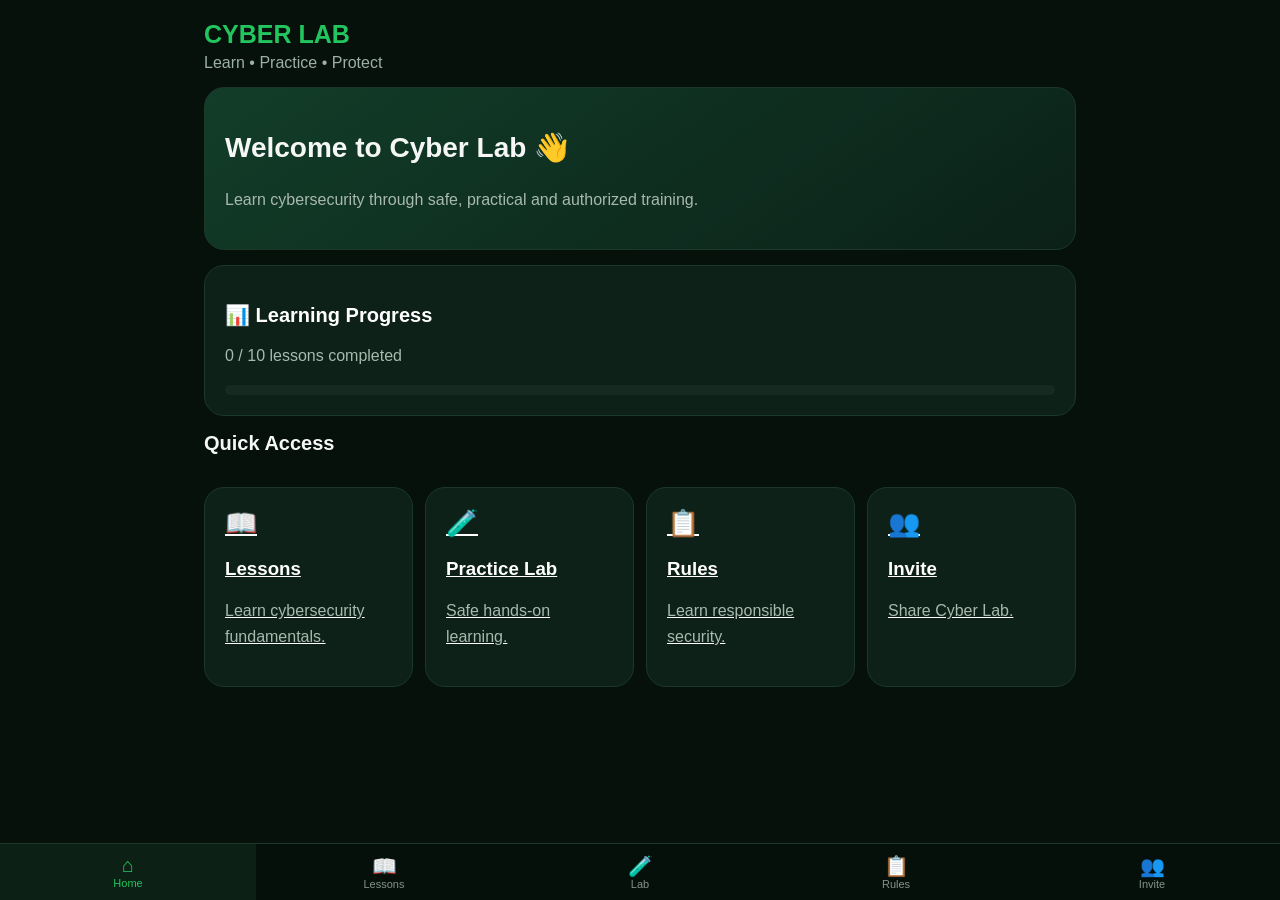
<file: index.html>
<!doctype html>
<html lang="en"><head><meta charset="utf-8"><meta name="viewport" content="width=device-width,initial-scale=1">
<title>Cyber Lab - Home</title><link rel="stylesheet" href="./style.css"></head>
<body><main class="wrap"><div class="brand">CYBER LAB</div><div class="sub">Learn • Practice • Protect</div>
<section class="hero"><h1>Welcome to Cyber Lab 👋</h1><p>Learn cybersecurity through safe, practical and authorized training.</p></section>
<section class="card"><h2>📊 Learning Progress</h2><p id="progressText">0 / 10 lessons completed</p><div class="progress"><div id="progress" class="fill"></div></div></section>
<section><h2>Quick Access</h2><div class="grid">
<a class="card" href="./lessons.html"><div class="icon">📖</div><h3>Lessons</h3><p>Learn cybersecurity fundamentals.</p></a>
<a class="card" href="./lab.html"><div class="icon">🧪</div><h3>Practice Lab</h3><p>Safe hands-on learning.</p></a>
<a class="card" href="./rules.html"><div class="icon">📋</div><h3>Rules</h3><p>Learn responsible security.</p></a>
<a class="card" href="./invite.html"><div class="icon">👥</div><h3>Invite</h3><p>Share Cyber Lab.</p></a>
</div></section>
<script>
(function(){let n=0;for(let i=1;i<=10;i++)if(localStorage.getItem("lesson"+i)==="done")n++;document.getElementById("progress").style.width=(n*10)+"%";document.getElementById("progressText").textContent=n+" / 10 lessons completed";})();
</script></main><nav class="nav"><a href="./index.html" class="active"><b>⌂</b>Home</a><a href="./lessons.html" class=""><b>📖</b>Lessons</a><a href="./lab.html" class=""><b>🧪</b>Lab</a><a href="./rules.html" class=""><b>📋</b>Rules</a><a href="./invite.html" class=""><b>👥</b>Invite</a></nav></body></html>
</file>
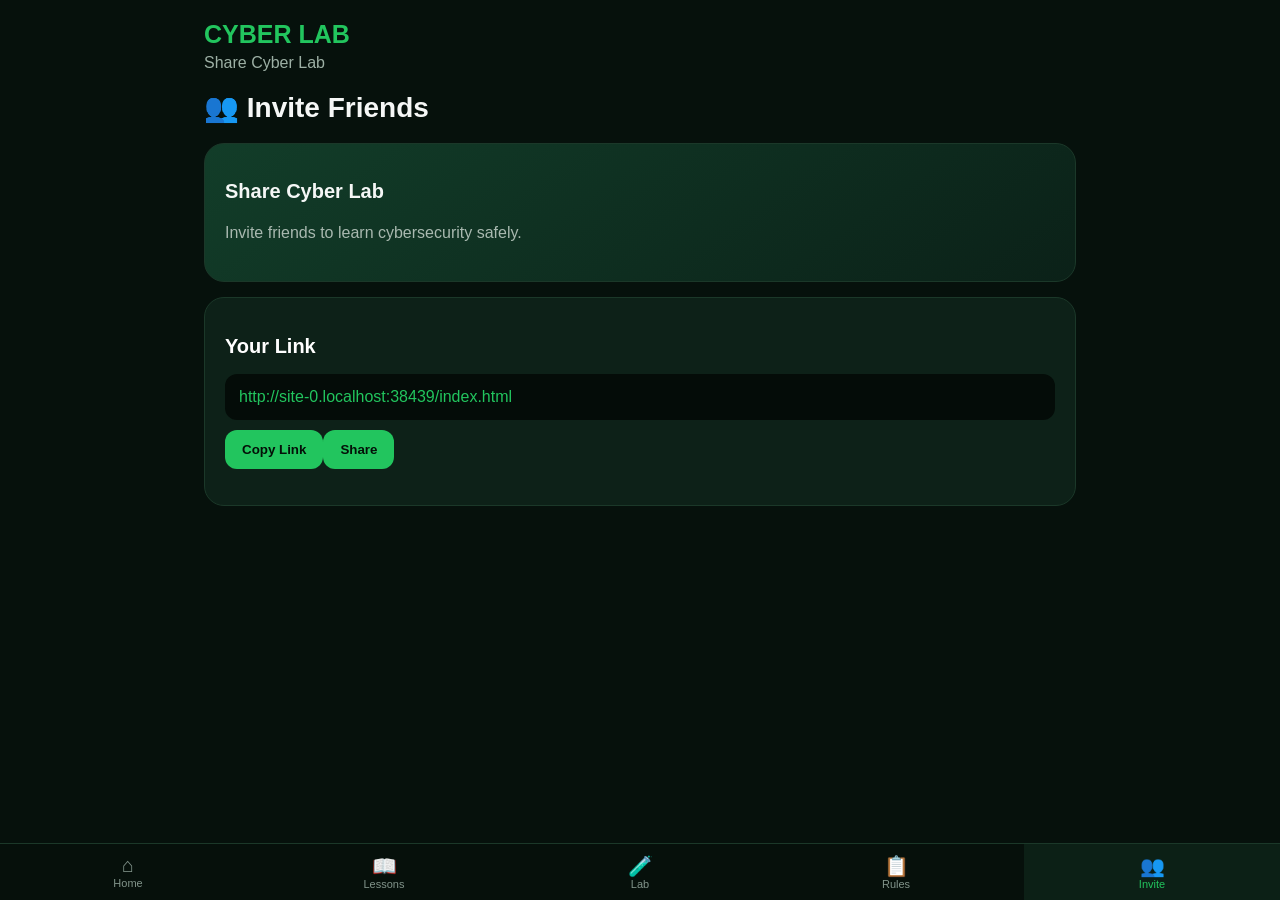
<file: invite.html>
<!doctype html>
<html lang="en"><head><meta charset="utf-8"><meta name="viewport" content="width=device-width,initial-scale=1">
<title>Cyber Lab - Invite</title><link rel="stylesheet" href="./style.css"></head>
<body><main class="wrap"><div class="brand">CYBER LAB</div><div class="sub">Share Cyber Lab</div>
<h1>👥 Invite Friends</h1>
<div class="hero"><h2>Share Cyber Lab</h2><p>Invite friends to learn cybersecurity safely.</p></div>
<div class="card"><h2>Your Link</h2><div id="link" class="linkbox"></div><button class="btn" onclick="copyLink()">Copy Link</button><button class="btn" onclick="shareLink()">Share</button><p id="msg"></p></div>
<script>
const link=location.origin+"/index.html";document.getElementById("link").textContent=link;
async function copyLink(){try{await navigator.clipboard.writeText(link);document.getElementById("msg").textContent="Link copied ✓"}catch(e){document.getElementById("msg").textContent="Copy unavailable in this browser."}}
async function shareLink(){if(navigator.share){try{await navigator.share({title:"Cyber Lab",text:"Learn cybersecurity safely with Cyber Lab.",url:link})}catch(e){}}else copyLink()}
</script></main><nav class="nav"><a href="./index.html" class=""><b>⌂</b>Home</a><a href="./lessons.html" class=""><b>📖</b>Lessons</a><a href="./lab.html" class=""><b>🧪</b>Lab</a><a href="./rules.html" class=""><b>📋</b>Rules</a><a href="./invite.html" class="active"><b>👥</b>Invite</a></nav></body></html>
</file>
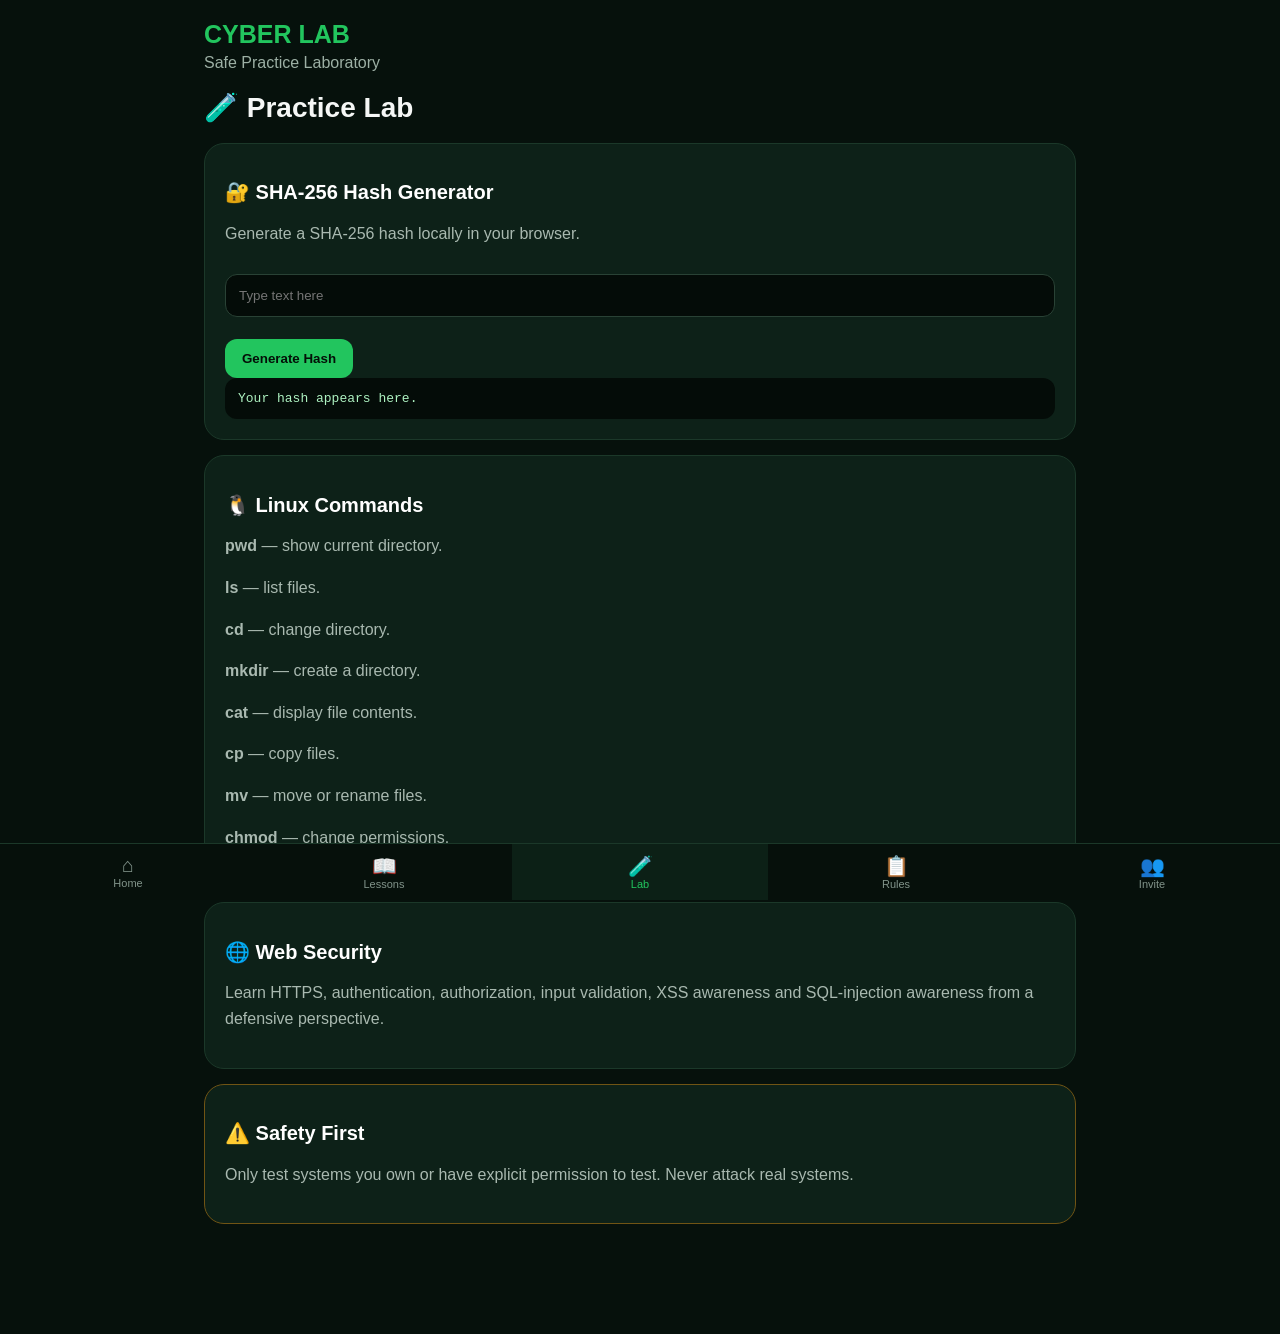
<file: lab.html>
<!doctype html>
<html lang="en"><head><meta charset="utf-8"><meta name="viewport" content="width=device-width,initial-scale=1">
<title>Cyber Lab - Practice Lab</title><link rel="stylesheet" href="./style.css"></head>
<body><main class="wrap"><div class="brand">CYBER LAB</div><div class="sub">Safe Practice Laboratory</div>
<h1>🧪 Practice Lab</h1>
<div class="card"><h2>🔐 SHA-256 Hash Generator</h2><p>Generate a SHA-256 hash locally in your browser.</p><input id="text" class="input" placeholder="Type text here"><button class="btn" onclick="hashText()">Generate Hash</button><div id="out" class="output">Your hash appears here.</div></div>
<div class="card"><h2>🐧 Linux Commands</h2><p><b>pwd</b> — show current directory.</p><p><b>ls</b> — list files.</p><p><b>cd</b> — change directory.</p><p><b>mkdir</b> — create a directory.</p><p><b>cat</b> — display file contents.</p><p><b>cp</b> — copy files.</p><p><b>mv</b> — move or rename files.</p><p><b>chmod</b> — change permissions.</p></div>
<div class="card"><h2>🌐 Web Security</h2><p>Learn HTTPS, authentication, authorization, input validation, XSS awareness and SQL-injection awareness from a defensive perspective.</p></div>
<div class="card warning"><h2>⚠️ Safety First</h2><p>Only test systems you own or have explicit permission to test. Never attack real systems.</p></div>
<script>
async function hashText(){let t=document.getElementById("text").value;let h=await crypto.subtle.digest("SHA-256",new TextEncoder().encode(t));document.getElementById("out").textContent=Array.from(new Uint8Array(h)).map(x=>x.toString(16).padStart(2,"0")).join("")}
</script></main><nav class="nav"><a href="./index.html" class=""><b>⌂</b>Home</a><a href="./lessons.html" class=""><b>📖</b>Lessons</a><a href="./lab.html" class="active"><b>🧪</b>Lab</a><a href="./rules.html" class=""><b>📋</b>Rules</a><a href="./invite.html" class=""><b>👥</b>Invite</a></nav></body></html>
</file>
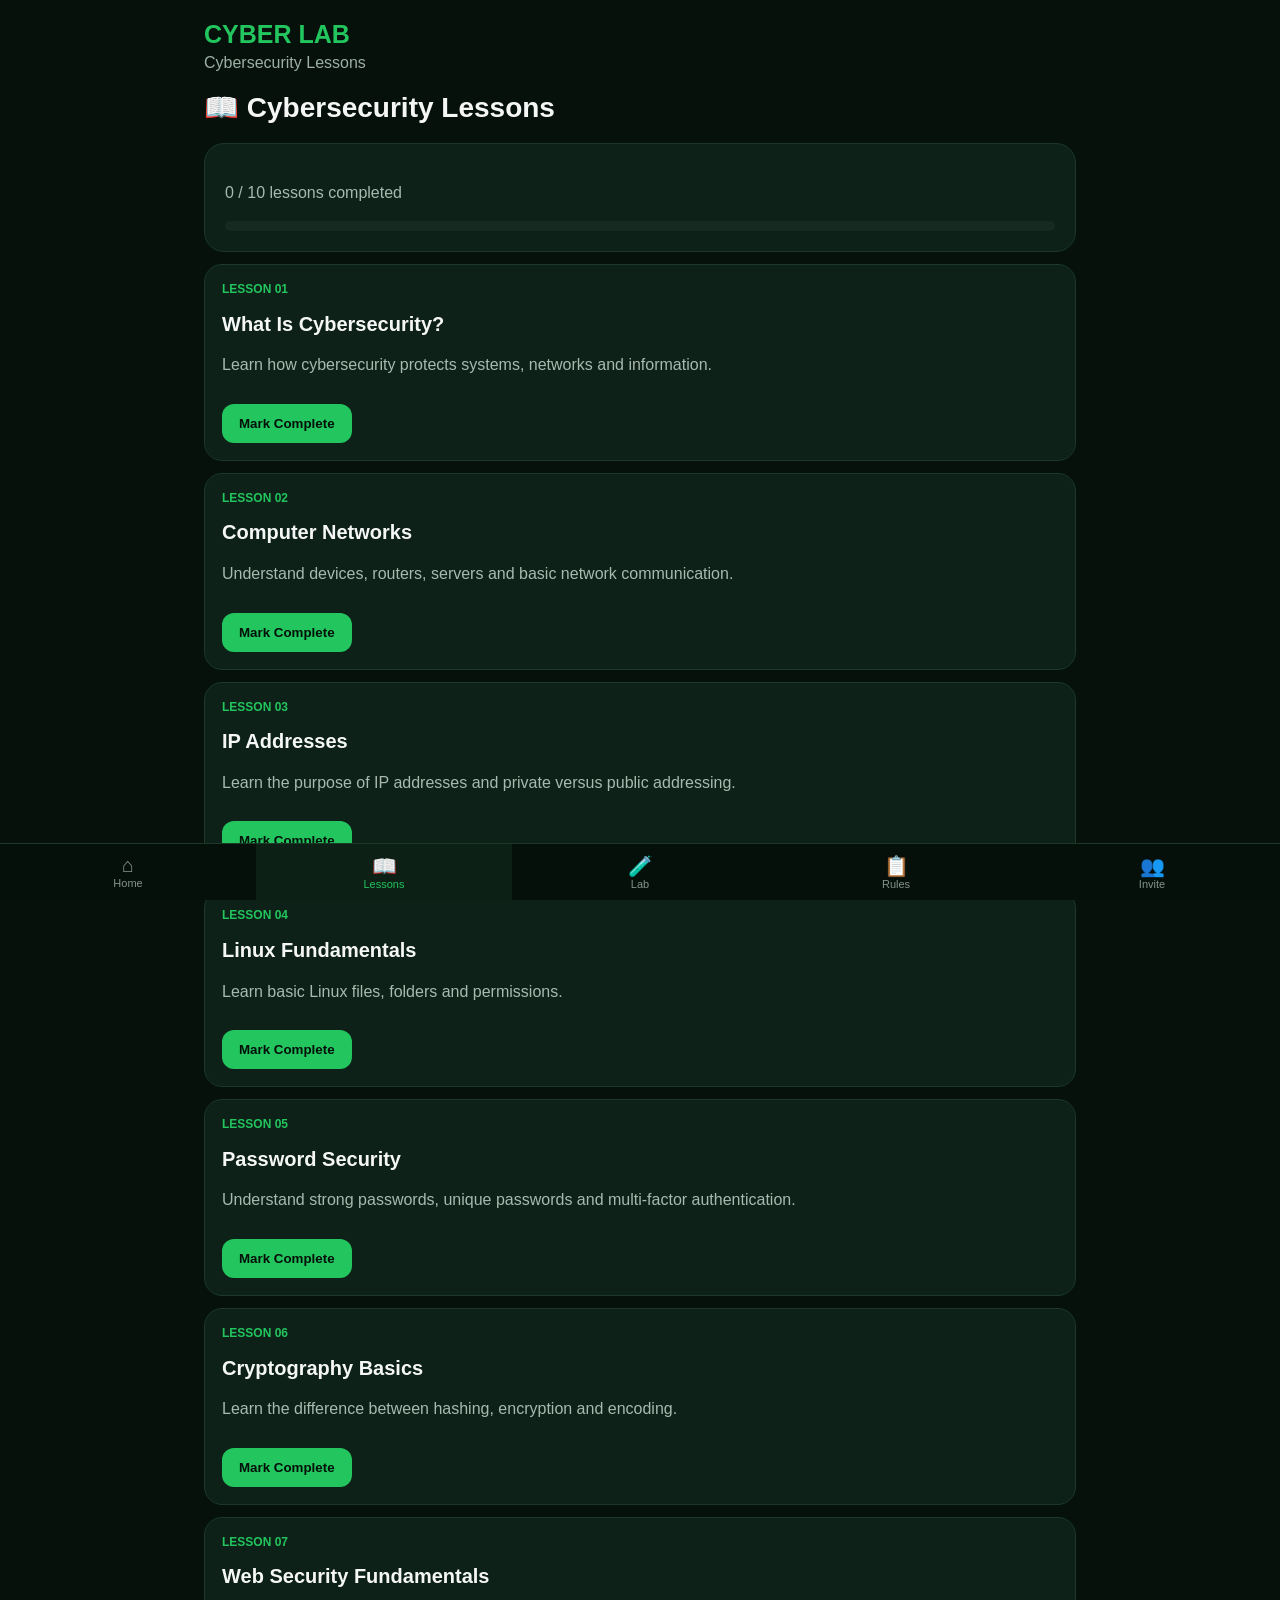
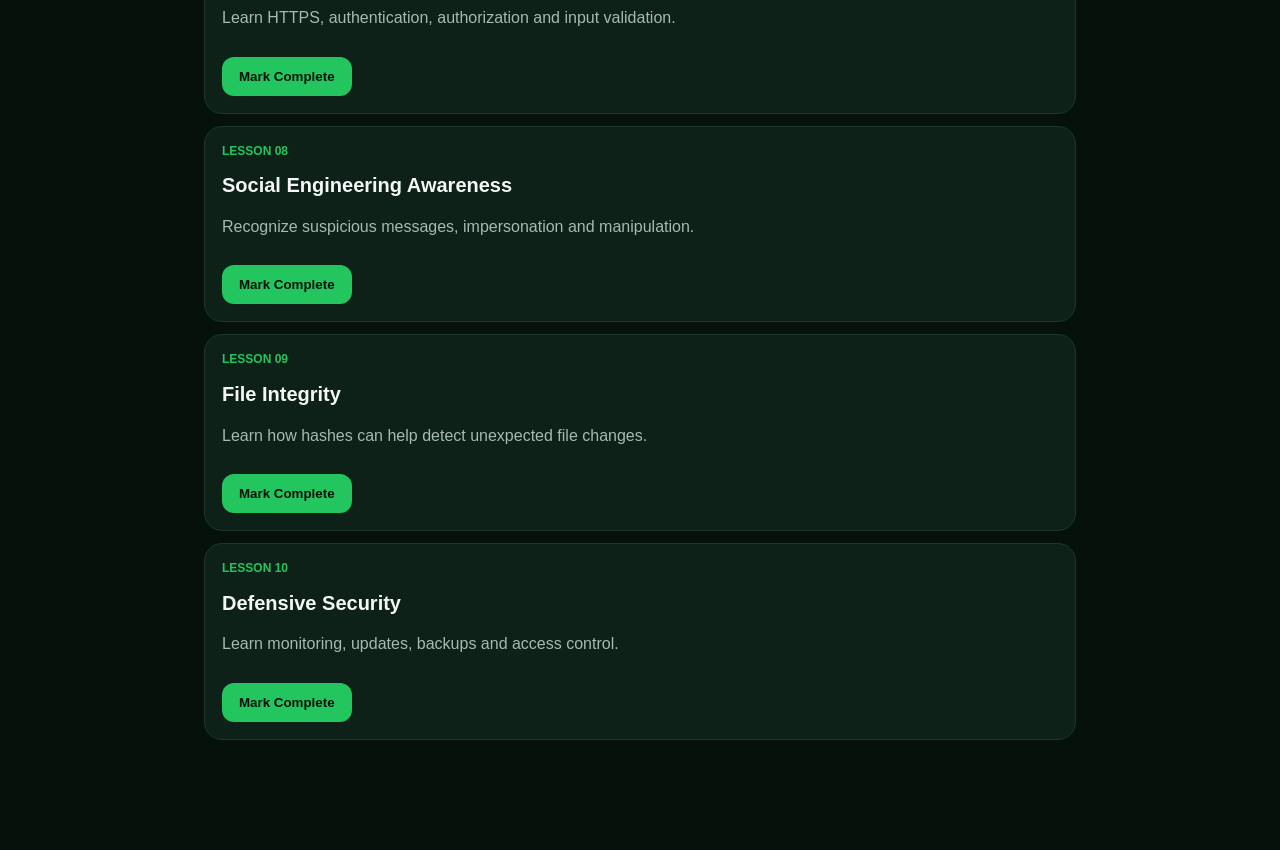
<file: lessons.html>
<!doctype html>
<html lang="en"><head><meta charset="utf-8"><meta name="viewport" content="width=device-width,initial-scale=1">
<title>Cyber Lab - Lessons</title><link rel="stylesheet" href="./style.css"></head>
<body><main class="wrap"><div class="brand">CYBER LAB</div><div class="sub">Cybersecurity Lessons</div>
<h1>📖 Cybersecurity Lessons</h1>
<div class="card"><p id="progressText">0 / 10 lessons completed</p><div class="progress"><div id="progress" class="fill"></div></div></div>
<div id="lessons"></div>
<script>
const data=[
["What Is Cybersecurity?","Learn how cybersecurity protects systems, networks and information."],
["Computer Networks","Understand devices, routers, servers and basic network communication."],
["IP Addresses","Learn the purpose of IP addresses and private versus public addressing."],
["Linux Fundamentals","Learn basic Linux files, folders and permissions."],
["Password Security","Understand strong passwords, unique passwords and multi-factor authentication."],
["Cryptography Basics","Learn the difference between hashing, encryption and encoding."],
["Web Security Fundamentals","Learn HTTPS, authentication, authorization and input validation."],
["Social Engineering Awareness","Recognize suspicious messages, impersonation and manipulation."],
["File Integrity","Learn how hashes can help detect unexpected file changes."],
["Defensive Security","Learn monitoring, updates, backups and access control."]
];
function update(){let n=0;for(let i=1;i<=10;i++)if(localStorage.getItem("lesson"+i)==="done")n++;document.getElementById("progress").style.width=n*10+"%";document.getElementById("progressText").textContent=n+" / 10 lessons completed";data.forEach((x,j)=>{let b=document.getElementById("b"+(j+1));if(b){b.textContent=localStorage.getItem("lesson"+(j+1))==="done"?"Completed ✓":"Mark Complete";}})}
data.forEach((x,j)=>{let i=j+1;document.getElementById("lessons").innerHTML+=`<div class="lesson"><div class="num">LESSON ${String(i).padStart(2,"0")}</div><h2>${x[0]}</h2><p>${x[1]}</p><button id="b${i}" class="btn" onclick="toggle(${i})">Mark Complete</button></div>`});
function toggle(i){let k="lesson"+i;if(localStorage.getItem(k)==="done")localStorage.removeItem(k);else localStorage.setItem(k,"done");update()}update();
</script></main><nav class="nav"><a href="./index.html" class=""><b>⌂</b>Home</a><a href="./lessons.html" class="active"><b>📖</b>Lessons</a><a href="./lab.html" class=""><b>🧪</b>Lab</a><a href="./rules.html" class=""><b>📋</b>Rules</a><a href="./invite.html" class=""><b>👥</b>Invite</a></nav></body></html>
</file>
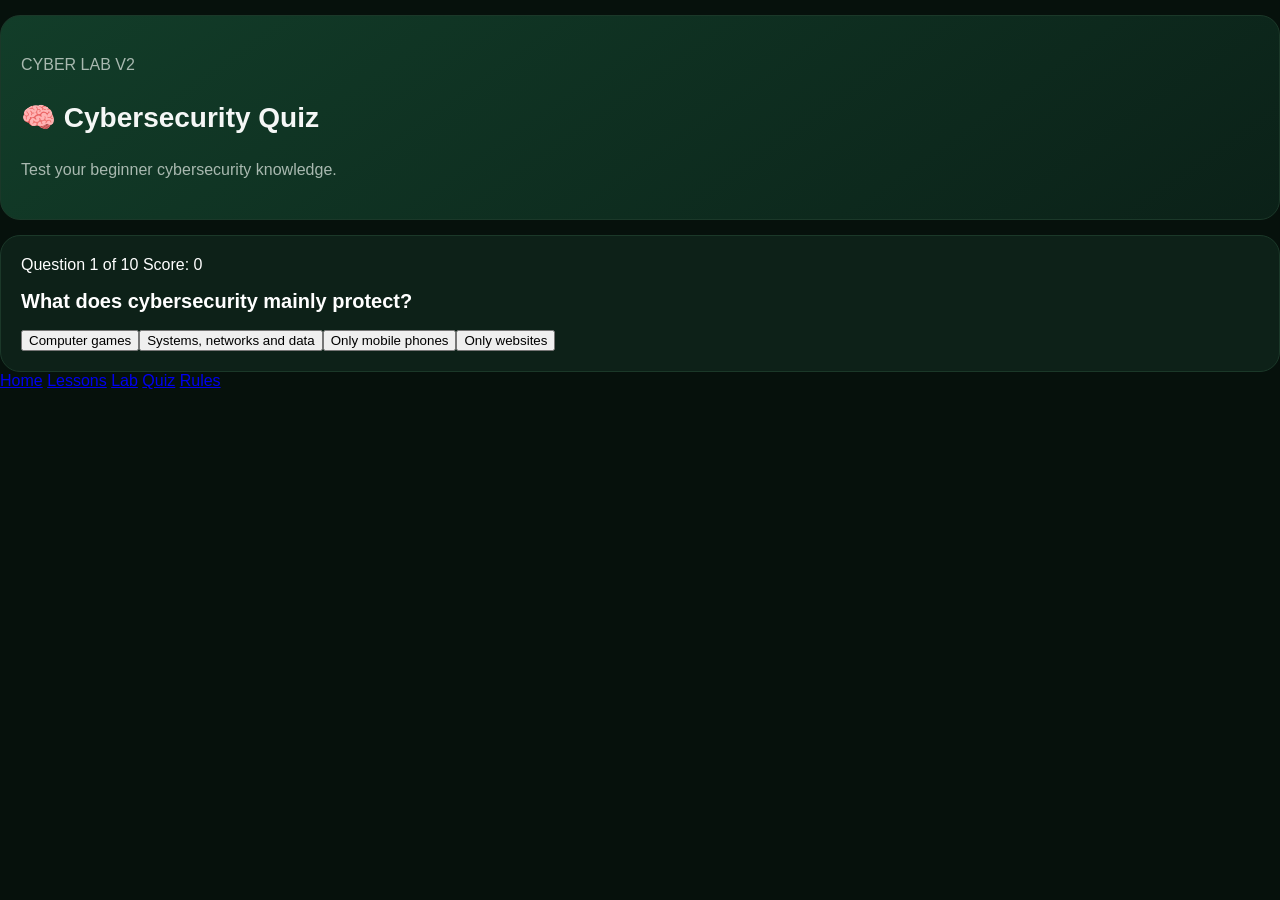
<file: quiz.html>
<!DOCTYPE html>
<html lang="en">
<head>
  <meta charset="UTF-8">
  <meta name="viewport" content="width=device-width, initial-scale=1.0">
  <title>Cyber Lab - Quiz</title>
  <link rel="stylesheet" href="./style.css">
</head>

<body>

  <main class="container">
    <section class="hero">
      <p class="eyebrow">CYBER LAB V2</p>
      <h1>🧠 Cybersecurity Quiz</h1>
      <p>Test your beginner cybersecurity knowledge.</p>
    </section>

    <section id="quizBox" class="card">
      <div class="quiz-top">
        <span id="questionNumber">Question 1 of 10</span>
        <span id="score">Score: 0</span>
      </div>

      <h2 id="question">Loading question...</h2>

      <div id="answers"></div>

      <button id="nextBtn" class="primary-btn" style="display:none;">
        Next Question →
      </button>
    </section>

    <section id="resultBox" class="card" style="display:none;">
      <h2>🎉 Quiz Complete!</h2>
      <p id="finalScore"></p>
      <p id="resultMessage"></p>

      <button onclick="restartQuiz()" class="primary-btn">
        🔄 Try Again
      </button>

      <a href="./index.html" class="secondary-btn">
        🏠 Back Home
      </a>
    </section>
  </main>

  <nav class="bottom-nav">
    <a href="./index.html">Home</a>
    <a href="./lessons.html">Lessons</a>
    <a href="./lab.html">Lab</a>
    <a href="./quiz.html" class="active">Quiz</a>
    <a href="./rules.html">Rules</a>
  </nav>

<script>
const questions = [
  {
    question: "What does cybersecurity mainly protect?",
    answers: [
      "Computer games",
      "Systems, networks and data",
      "Only mobile phones",
      "Only websites"
    ],
    correct: 1
  },
  {
    question: "What does HTTPS help provide?",
    answers: [
      "A faster battery",
      "Encrypted communication",
      "More storage",
      "Free internet"
    ],
    correct: 1
  },
  {
    question: "What is a strong password usually like?",
    answers: [
      "123456",
      "Your first name",
      "Long and difficult to guess",
      "password"
    ],
    correct: 2
  },
  {
    question: "What is phishing?",
    answers: [
      "A type of computer hardware",
      "A deceptive attempt to steal information",
      "A programming language",
      "A backup method"
    ],
    correct: 1
  },
  {
    question: "What does SHA-256 produce?",
    answers: [
      "A hash value",
      "A video",
      "A password manager",
      "An IP address"
    ],
    correct: 0
  },
  {
    question: "Which is safest when learning cybersecurity?",
    answers: [
      "Attack random websites",
      "Test systems without permission",
      "Use authorized labs and practice environments",
      "Steal credentials"
    ],
    correct: 2
  },
  {
    question: "What is malware?",
    answers: [
      "Malicious software",
      "A security certificate",
      "A web browser",
      "A programming editor"
    ],
    correct: 0
  },
  {
    question: "What does 2FA add to an account?",
    answers: [
      "Another layer of authentication",
      "More storage",
      "A faster processor",
      "Free data"
    ],
    correct: 0
  },
  {
    question: "Why should software be updated?",
    answers: [
      "To make the phone heavier",
      "To help fix bugs and security vulnerabilities",
      "To remove the internet",
      "To delete all files"
    ],
    correct: 1
  },
  {
    question: "What should you do before testing a computer system?",
    answers: [
      "Get authorization",
      "Guess the password",
      "Delete files",
      "Disable security"
    ],
    correct: 0
  }
];

let current = 0;
let points = 0;
let answered = false;

const questionEl = document.getElementById("question");
const answersEl = document.getElementById("answers");
const questionNumberEl = document.getElementById("questionNumber");
const scoreEl = document.getElementById("score");
const nextBtn = document.getElementById("nextBtn");

function loadQuestion() {
  answered = false;

  const q = questions[current];

  questionNumberEl.textContent =
    `Question ${current + 1} of ${questions.length}`;

  scoreEl.textContent = `Score: ${points}`;

  questionEl.textContent = q.question;

  answersEl.innerHTML = "";

  q.answers.forEach((answer, index) => {
    const button = document.createElement("button");

    button.className = "quiz-answer";
    button.textContent = answer;

    button.onclick = () => chooseAnswer(index, button);

    answersEl.appendChild(button);
  });

  nextBtn.style.display = "none";
}

function chooseAnswer(index, button) {
  if (answered) return;

  answered = true;

  const correct = questions[current].correct;
  const buttons = document.querySelectorAll(".quiz-answer");

  buttons.forEach((btn, i) => {
    btn.disabled = true;

    if (i === correct) {
      btn.classList.add("correct");
    }
  });

  if (index === correct) {
    points++;
    button.classList.add("correct");
  } else {
    button.classList.add("wrong");
  }

  scoreEl.textContent = `Score: ${points}`;
  nextBtn.style.display = "block";
}

nextBtn.onclick = () => {
  current++;

  if (current < questions.length) {
    loadQuestion();
  } else {
    showResult();
  }
};

function showResult() {
  document.getElementById("quizBox").style.display = "none";
  document.getElementById("resultBox").style.display = "block";

  const percentage = Math.round(
    (points / questions.length) * 100
  );

  document.getElementById("finalScore").textContent =
    `You scored ${points}/${questions.length} (${percentage}%).`;

  document.getElementById("resultMessage").textContent =
    percentage >= 70
      ? "🏆 Great job! You passed the beginner quiz."
      : "📚 Keep learning and try the quiz again.";
}

function restartQuiz() {
  current = 0;
  points = 0;

  document.getElementById("quizBox").style.display = "block";
  document.getElementById("resultBox").style.display = "none";

  loadQuestion();
}

loadQuestion();
</script>

</body>
  </html>
</file>
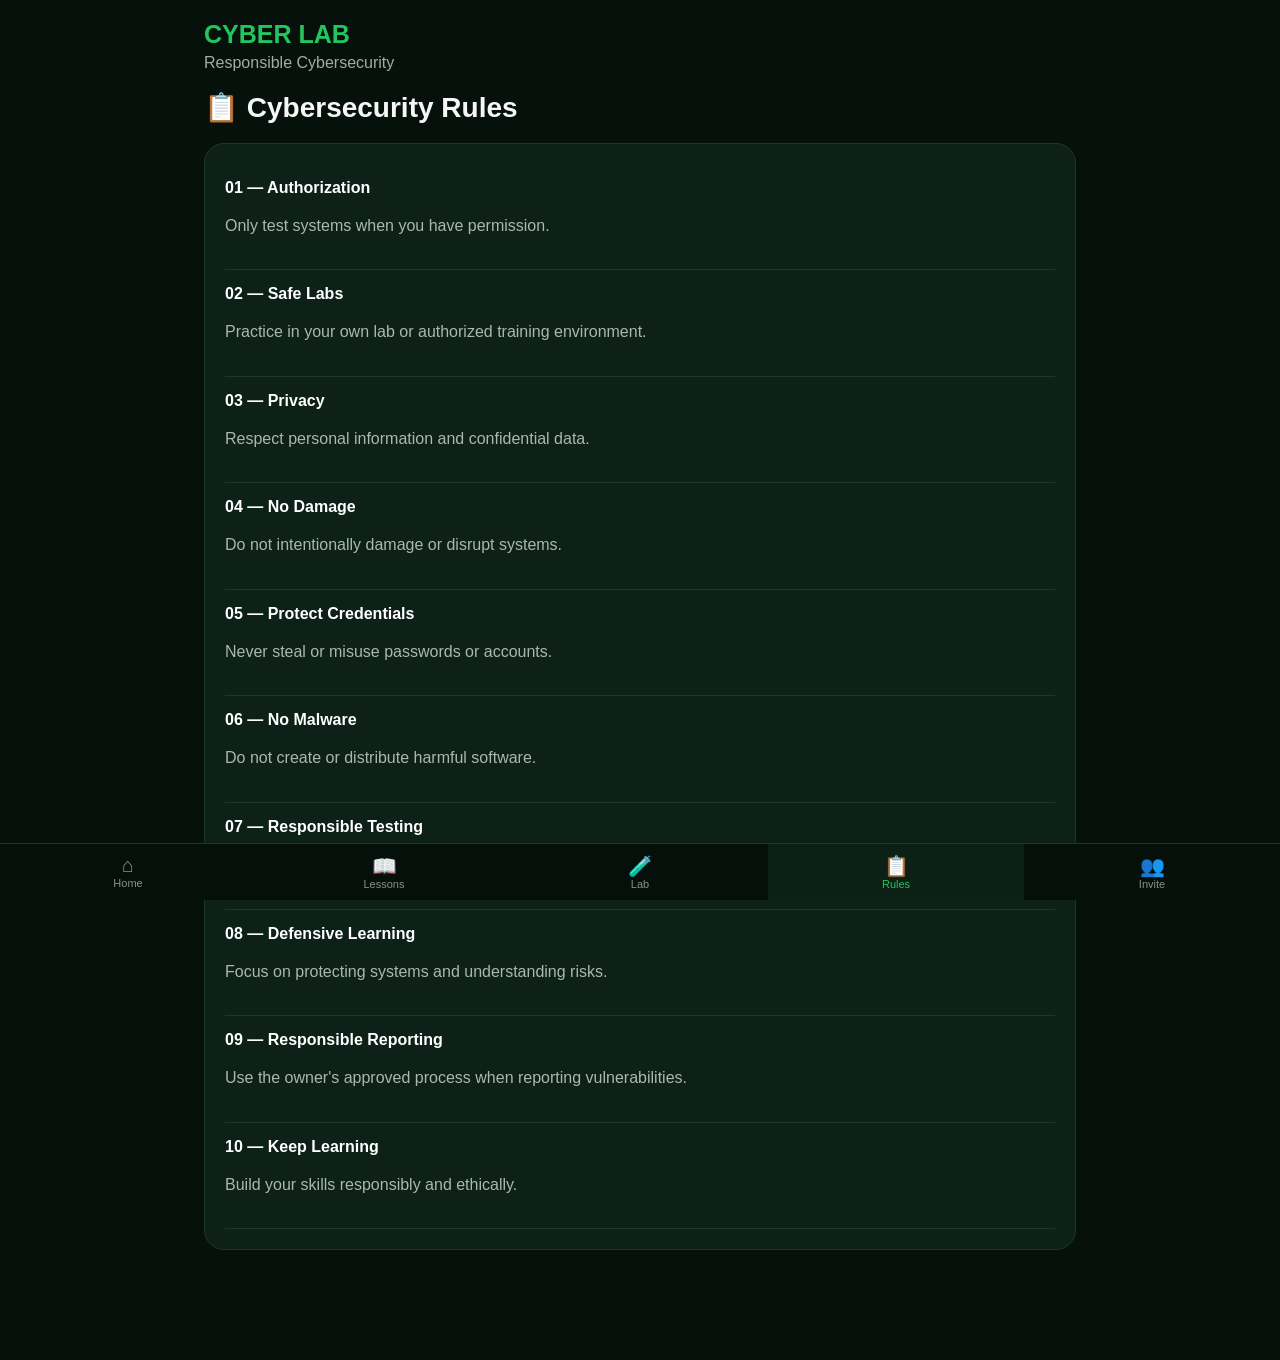
<file: rules.html>
<!doctype html>
<html lang="en"><head><meta charset="utf-8"><meta name="viewport" content="width=device-width,initial-scale=1">
<title>Cyber Lab - Rules</title><link rel="stylesheet" href="./style.css"></head>
<body><main class="wrap"><div class="brand">CYBER LAB</div><div class="sub">Responsible Cybersecurity</div>
<h1>📋 Cybersecurity Rules</h1>
<div class="card">
<div class="rule"><b>01 — Authorization</b><p>Only test systems when you have permission.</p></div>
<div class="rule"><b>02 — Safe Labs</b><p>Practice in your own lab or authorized training environment.</p></div>
<div class="rule"><b>03 — Privacy</b><p>Respect personal information and confidential data.</p></div>
<div class="rule"><b>04 — No Damage</b><p>Do not intentionally damage or disrupt systems.</p></div>
<div class="rule"><b>05 — Protect Credentials</b><p>Never steal or misuse passwords or accounts.</p></div>
<div class="rule"><b>06 — No Malware</b><p>Do not create or distribute harmful software.</p></div>
<div class="rule"><b>07 — Responsible Testing</b><p>Keep security experiments inside authorized environments.</p></div>
<div class="rule"><b>08 — Defensive Learning</b><p>Focus on protecting systems and understanding risks.</p></div>
<div class="rule"><b>09 — Responsible Reporting</b><p>Use the owner's approved process when reporting vulnerabilities.</p></div>
<div class="rule"><b>10 — Keep Learning</b><p>Build your skills responsibly and ethically.</p></div>
</div></main><nav class="nav"><a href="./index.html" class=""><b>⌂</b>Home</a><a href="./lessons.html" class=""><b>📖</b>Lessons</a><a href="./lab.html" class=""><b>🧪</b>Lab</a><a href="./rules.html" class="active"><b>📋</b>Rules</a><a href="./invite.html" class=""><b>👥</b>Invite</a></nav></body></html>
</file>
<file: style.css>
*{box-sizing:border-box}body{margin:0;background:#06110c;color:#f5f7f6;font-family:Arial,sans-serif;padding-bottom:90px}.wrap{max-width:900px;margin:auto;padding:20px 14px}.brand{color:#22c55e;font-size:25px;font-weight:800}.sub{color:#9db0a5;margin-top:5px}.hero,.card{background:#0d2118;border:1px solid #1b3829;border-radius:20px;padding:20px;margin-top:15px}.hero{background:linear-gradient(145deg,#123d29,#0b2118)}h1{font-size:28px}h2{font-size:20px}p{color:#a9b9b0;line-height:1.6}.grid{display:grid;grid-template-columns:1fr 1fr;gap:12px}.card{display:block;color:white}.icon{font-size:26px}.btn{display:inline-block;padding:12px 17px;border:0;border-radius:12px;background:#22c55e;color:#041008;font-weight:bold;margin-top:10px}.progress{height:10px;background:#172a21;border-radius:20px;overflow:hidden}.fill{height:100%;background:#22c55e;width:0}.lesson{background:#0d2118;border:1px solid #1b3829;border-radius:18px;padding:17px;margin-top:12px}.num{color:#22c55e;font-weight:bold;font-size:12px}.input{width:100%;padding:13px;margin:12px 0;background:#040c08;color:white;border:1px solid #294235;border-radius:12px;box-sizing:border-box}.output{background:#040c08;padding:13px;border-radius:12px;word-break:break-all;color:#aef2c1;font-family:monospace}.rule{padding:15px 0;border-bottom:1px solid #1b3829}.warning{border-color:#705414}.linkbox{background:#040c08;color:#22c55e;padding:14px;border-radius:12px;word-break:break-all}.nav{position:fixed;bottom:0;left:0;right:0;background:#06100b;border-top:1px solid #1b3829;display:grid;grid-template-columns:repeat(5,1fr);z-index:10}.nav a{color:#82948b;text-decoration:none;text-align:center;padding:10px 2px;font-size:11px}.nav a b{display:block;font-size:20px}.nav a.active{color:#22c55e;background:#0c2016}@media(min-width:700px){.grid{grid-template-columns:repeat(4,1fr)}}
</file>
